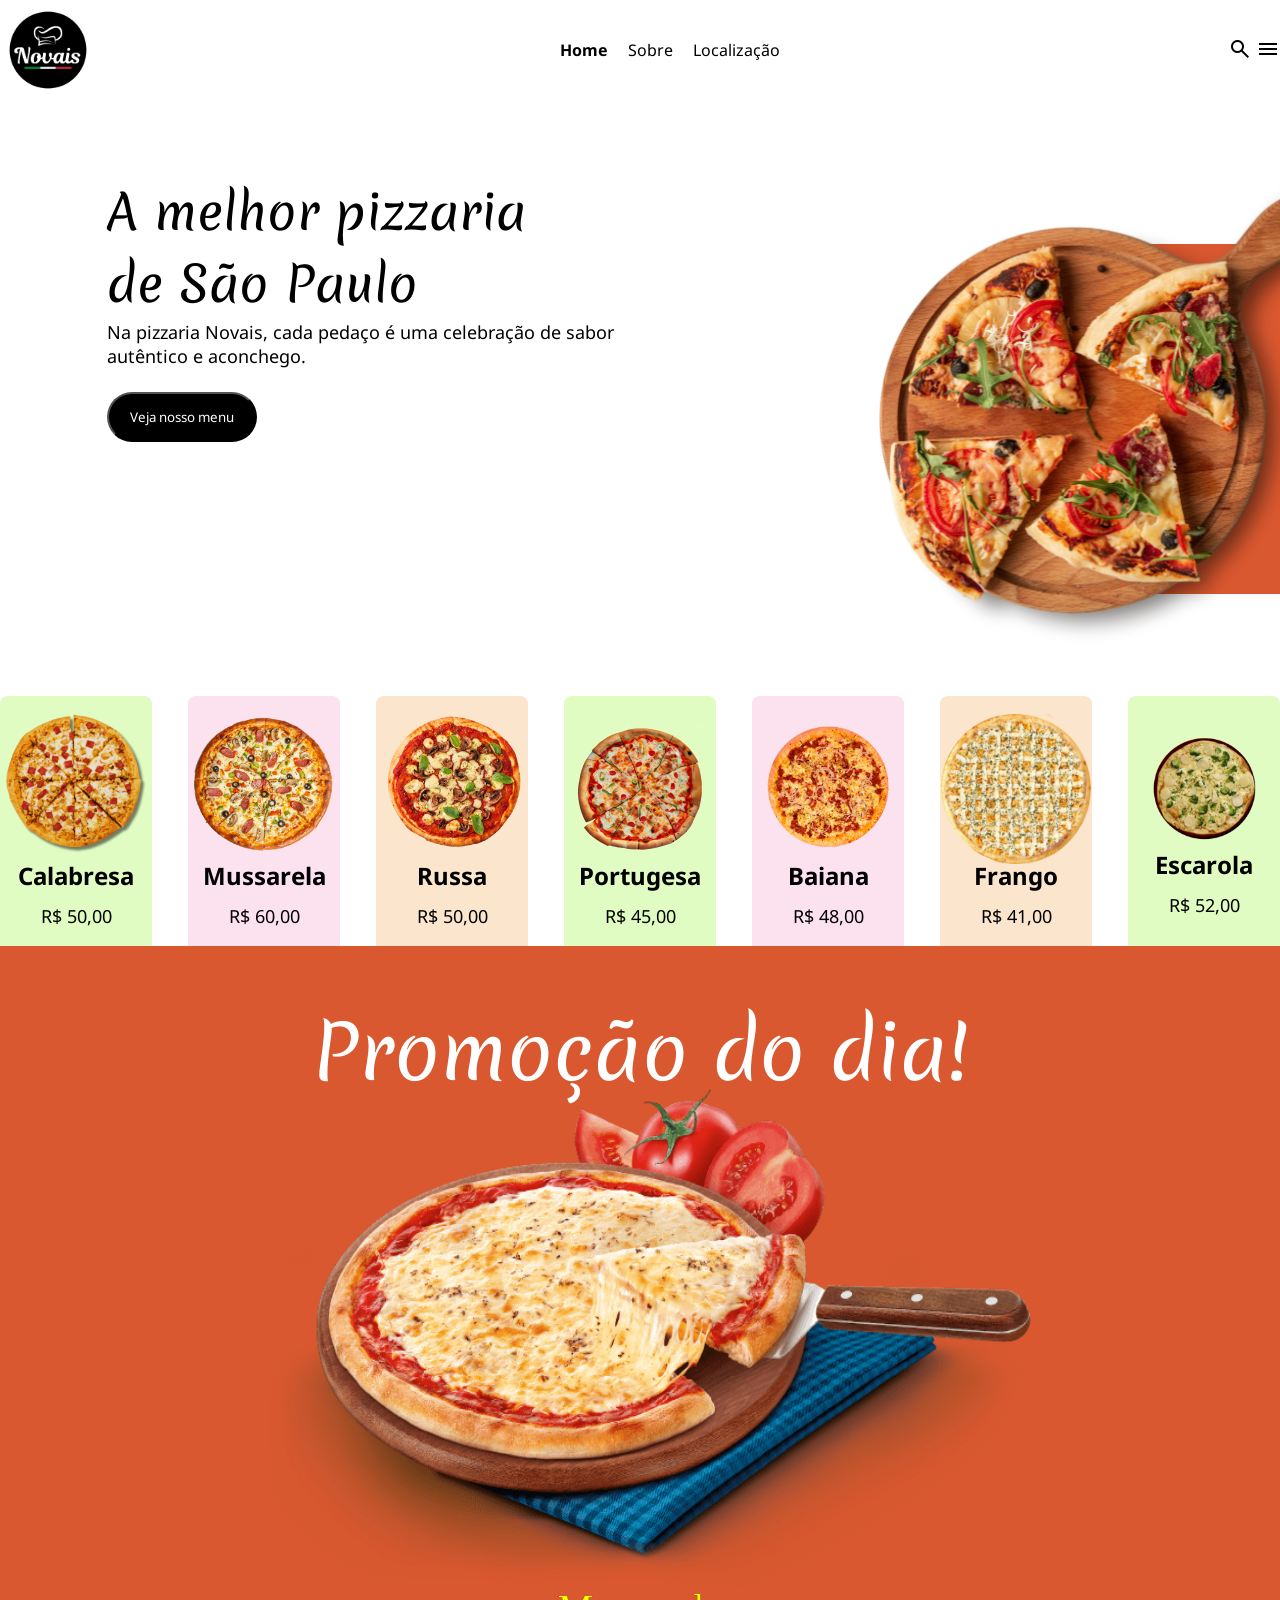
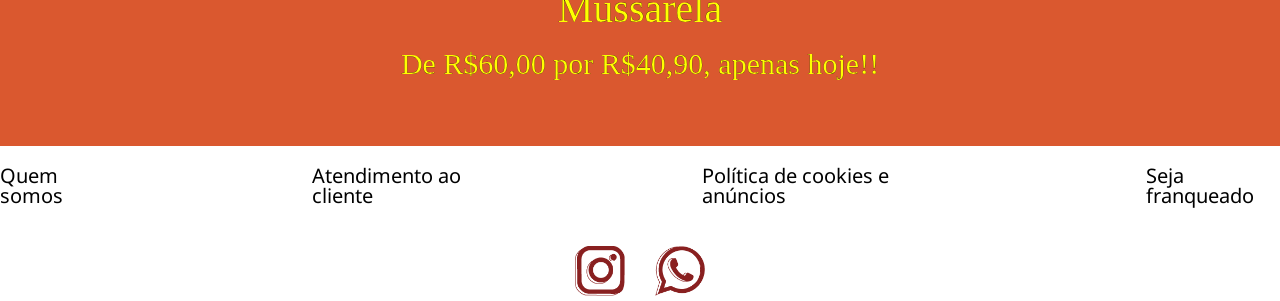
<file: index.html>
<!DOCTYPE html>
<html lang="pt-br">

<head>
    <meta charset="UTF-8">
    <meta name="viewport" content="width=device-width, initial-scale=1.0">
    <title>Pizzaria Novais</title>
    <link rel="stylesheet"
        href="https://fonts.googleapis.com/css2?family=Material+Symbols+Outlined:opsz,wght,FILL,GRAD@20..48,100..700,0..1,-50..200" />
    <link rel="stylesheet"
        href="https://fonts.googleapis.com/css2?family=Material+Symbols+Outlined:opsz,wght,FILL,GRAD@20..48,100..700,0..1,-50..200" />
    <link href="https://fonts.googleapis.com/css2?family=Noto+Sans:ital,wght@0,100..900;1,100..900&display=swap"
        rel="stylesheet">
    <link rel="stylesheet" href="./css/main.css">

</head>

<body>
    <header>
        <nav>
            <img class="img-logo" src="./images/Logotipo pizzaria Novais.png" alt="Logo">
            <ul class="menu-list">
                <li><a class="links bold" href="">Home</a></li>
                <li><a class="links" href="">Sobre</a></li>
                <li><a class="links" href="">Localização</a></li>
            </ul>
            <ul>
                <span class="material-symbols-outlined">search</span>
                <span class="material-symbols-outlined">menu</span>
            </ul>
        </nav>
        <div class="main_msg">
            <h1 class="main_title">
                A melhor <span> pizzaria</span> <br>
                de São Paulo
            </h1>
            <p class="text-md">Na pizzaria Novais, cada pedaço é uma celebração de sabor autêntico e aconchego.</p>
            <button> Veja nosso menu</button>

        </div>
        <img src="./images/pizza1.png" alt="">
        <div class="div_oval"></div>
    </header>
    <section class="cards">
        <div class="card card_verde_menta">
            <img class="img_pizza" src="./images/pizza.png" alt="">
            <p class="text-lg">Calabresa</p>
            <p class="text-md">R$ 50,00</p>
        </div>
        <div class="card card_rosal_pastel">
            <img class="img_pizza" src="./images/pizza3.png" alt="">
            <p class="text-lg">Mussarela</p>
            <p class="text-md">R$ 60,00</p>
        </div>
        <div class="card card_pessego">
            <img class="img_pizza" src="./images/pizza2.png" alt="">
            <p class="text-lg">Russa</p>
            <p class="text-md">R$ 50,00</p>
        </div>
        <div class="card card_verde_menta">
            <img class="img_pizza" src="./images/pizza6.png" alt="">
            <p class="text-lg">Portugesa</p>
            <p class="text-md">R$ 45,00</p>
        </div>
        <div class="card card_rosal_pastel">
            <img class="img_pizza" src="./images/pizza7.png" alt="">
            <p class="text-lg">Baiana</p>
            <p class="text-md">R$ 48,00</p>
        </div>
        <div class="card card_pessego">
            <img class="img_pizza" src="./images/pizza8.png" alt="">
            <p class="text-lg">Frango</p>
            <p class="text-md">R$ 41,00</p>
        </div>
        <div class="card card_verde_menta">
            <img class="img_pizza" src="./images/pizza9.png" alt="">
            <p class="text-lg">Escarola</p>
            <p class="text-md">R$ 52,00</p>
        </div>
    </section>
    <section>
        <div class="fundo-prom">
            <p class="text-promo">Promoção do dia!</p>
            <img class="foto" src="./images/pizza-banner3.png" alt="">
            <div class="text-valor-promo">
                <p id="Mussarela">Mussarela</p>
                <p>De R$60,00 por R$40,90, apenas hoje!!</p>
            </div>
        </div>
    </section>
    <footer>
        <div class="text-footer">
            <p>Quem somos</p>
            <p>Atendimento ao cliente</p>
            <p>Política de cookies e anúncios</p>
            <p>Seja franqueado</p>
        </div>
        <div class="logo-footer">
            <img src="./images/logoInsta.webp" alt="">
            <img src="./images/logoZap.webp" alt="">
        </div>
    </footer>
</body>

</html>
</file>
<file: css/main.css>
/* importa os arquivos */

@import "base/reset.css";
@import "base/variaveis.css";
@import "layout/nav.css";
@import "base/links.css";
@import "base/typography.css";
@import "module/button.css";
@import "layout/header.css";
@import "module/card.css";
@import "layout/section_card.css";
@import "layout/promocao.css";
@import "layout/footer.css";
</file>
